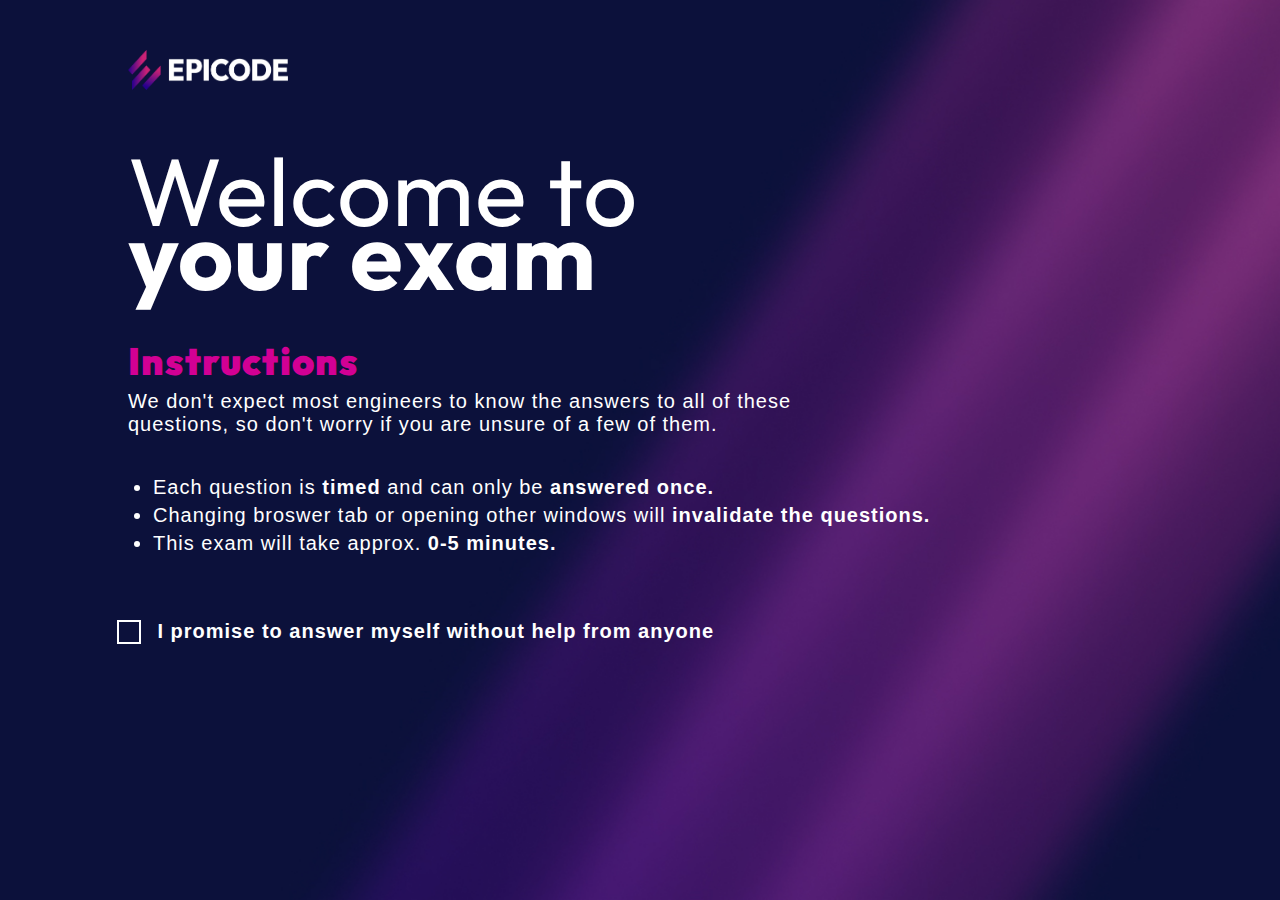
<file: html/page1.html>
<!DOCTYPE html>
<html lang="en">
  <head>
    <meta charset="UTF-8" />
    <meta http-equiv="X-UA-Compatible" content="IE=edge" />
    <meta name="viewport" content="width=device-width, initial-scale=1.0" />
    <link rel="stylesheet" href="/style/stylePage1.css" />
    <title>Build Project</title>
  </head>
  <body>
    <div id="container">
      <a href="#"
        ><img id="logo" src="/assets/epicode_logo.png" alt="epicode_logo"
      /></a>
      <!-- <div ><img src="epicode_logo.png" alt="logo-picture" /></div> -->
      <div id="title">
        <h1>Welcome to <span>your exam</span></h1>
        <!-- <div id="your_exam">your exam</div> -->
        <div id="mainSectionWelcome">
          <h2><strong>Instructions</strong></h2>
          <p>
            We don't expect most engineers to know the answers to all of these
            <br />questions, so don't worry if you are unsure of a few of them.
          </p>
          <ul id="unorderedList">
            <li class="list">
              Each question is <span class="text-bolder">timed</span> and can
              only be <span class="text-bolder">answered once.</span>
            </li>
            <li class="list">
              Changing broswer tab or opening other windows will
              <span class="text-bolder">invalidate the questions.</span>
            </li>
            <li class="list">
              This exam will take approx.<span class="text-bolder">
                0-5 minutes.</span
              >
            </li>
          </ul>
        </div>
      </div>
      <div id="agreeAndProceed">
        <div class="agreed">
          <input type="checkbox" id="terms" />
          <label for="terms"
            >I promise to answer myself without help from anyone</label
          >
        </div>
        <button id="proceed"><a href="/html/page2.html">PROCEED</a></button>
      </div>
    </div>

    <script src="/app/page1.js"></script>
  </body>
</html>
</file>
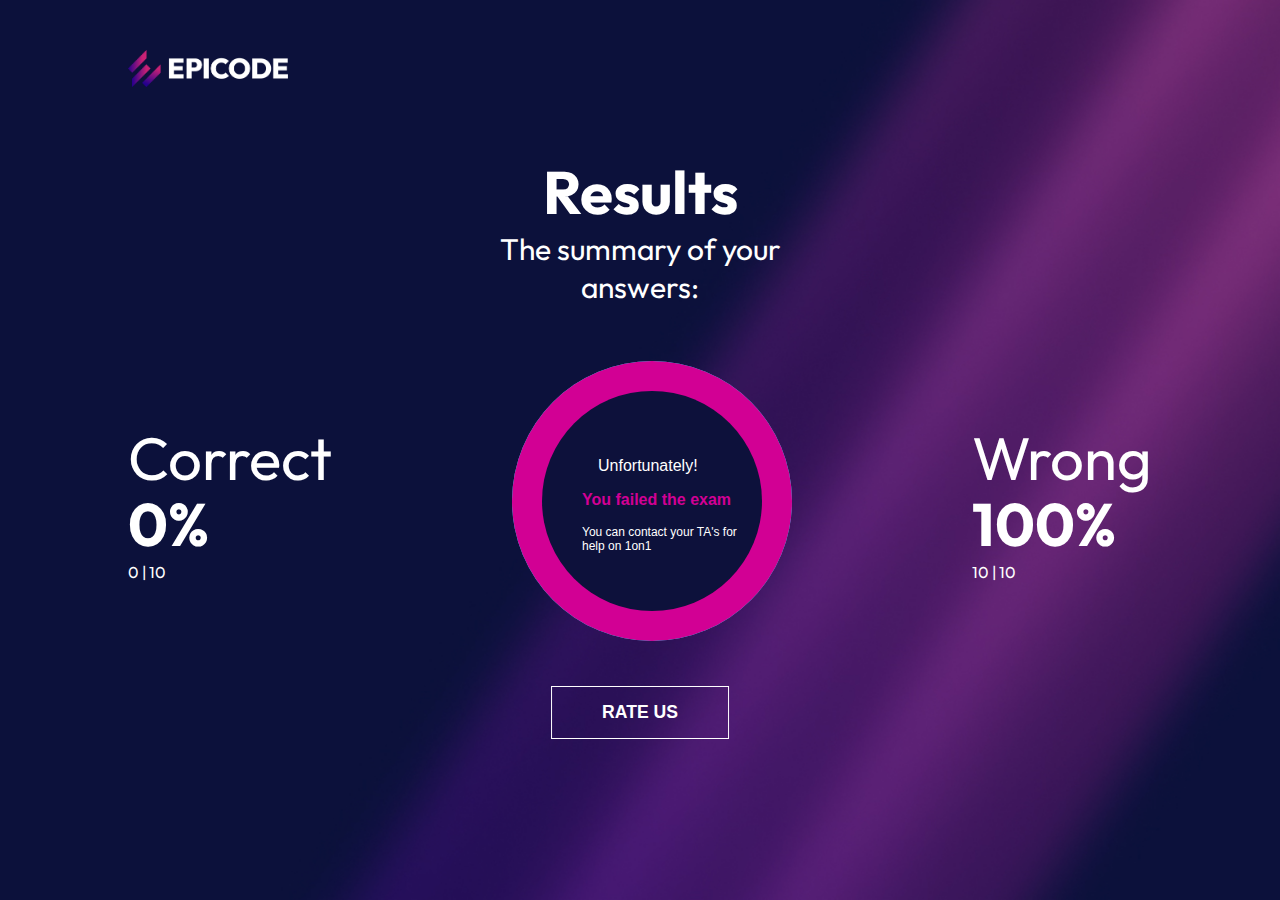
<file: html/page3.html>
<!DOCTYPE html>
<html lang="en">
  <head>
    <meta charset="UTF-8" />
    <meta http-equiv="X-UA-Compatible" content="IE=edge" />
    <meta name="viewport" content="width=device-width, initial-scale=1.0" />
    <link rel="stylesheet" href="/style/stylePage3.css" />
    <title>Results</title>
  </head>
  <body>
    <div id="container">
      <div id="logo">
      <a href="#"
        ><img src="/assets/epicode_logo.png" alt="epicode_logo"
      /></a></div>

      <div id="results">
        <div class="results">Results</div>
        <div id="summary">The summary of your answers:</div>
      </div>
      <div id="mainSection">
        <div id="percentage-pass-info">
          <div id="correct">Correct</div>
          <!-- <div class="percentage-passed"></div> -->
          <!-- <div id="number-of-qs-pass"></div> -->
        </div>
        <div id="over-view">
          <div id="third-layer"></div>
          <div id="second-layer"></div>
          <div id="inner-layer"></div>
          <div id="inner-layer2"></div>
          <div id="outer-layer">
            <div id="getCv">
              <p id="congrats">Congratulations!</p>
              <p id="exam">You passed the exam</p>
              <p id="email-cert">
                We'll send you the certificate in a few minutes. Check your
                email (including promotions/) Check your email (including
                promotions/ spam folder)
              </p>
            </div>
          </div>
        </div>
        <div id="percentage-fail-info">
          <div id="wrong">Wrong</div>
          <div class="percentage-fail"></div>
          <div id="number-of-qs-fail"></div>

        </div>

      </div>
      <button id="rate"><a href="/html/page4.html">RATE US</a></button>

    </div>

    <script src="/app/page3.js"></script>
  </body>
</html>
</file>
<file: style/stylePage1.css>
@import url("https://fonts.google.com/specimen/Inter?query=inter");
@import url("https://fonts.googleapis.com/css2?family=Outfit:wght@400;500;600&display=swap");
body {

  margin: 0;
  color: white;
  box-sizing: border-box;
  font-family: "Inter", sans-serif;
  font-size: 20px;
  letter-spacing: 1px;
}
h1 {
  font-family: "Outfit", sans-serif;
  font-size: 6rem;
  font-weight: 400;
  margin-bottom: 0;
  padding-bottom: 0;
  line-height: 4rem;
}
h1 > span {
  display: block;
  padding: 0;
}
#container {
  background-image: url("/assets/bg.jpg");
background-size: cover;
  object-fit: contain;
  width: 100%;
  min-height: 100vh;
  margin: auto;
}
#terms {
  border: 1px white;
  background-color: transparent;
  width: 15px;
  height: 15px;
  margin-right: 20px;
  margin-left: -5px;
}
#logo {
  width: 160px;
  height: 40px;
  margin-top: 50px;
  margin-left: 10%;
}
ul {
  margin-left: -15px;
  margin-top: 40px;
}
#title {
  margin-left: 10%;
}
#mainSection {
  margin-bottom: 80px;
}
#agreeAndProceed {
  margin-left: 10%;
  /* margin-bottom: 30px; */
  /* margin-top: 150px; */
}

input[type="checkbox"] {
  accent-color: rgb(41, 194, 214);
}
h2 {
  font-family: "Outfit", sans-serif;
  color: #d20094;
  font-weight: bold;
  letter-spacing: 1.2px;
  margin-top: 50px;
  margin-bottom: 5px;
  font-size: 38px;
}
p {
  margin-top: 0;
}
#proceed {
  margin-right: 10%;
  font-size: larger;
  font-weight: bolder;
  background-color: #00ffff;
  padding: 20px;
  border: none;
  /* border-color: #00ffff; */
  padding-left: 50px;
  padding-right: 50px;
  
  /* box-shadow: transparent; */
}

#proceed:hover {
box-shadow: 0px 0px 30px 1px #00ffff;
}

#agreeAndProceed {
  margin-top: 40px;
  display: flex;
  justify-content: space-between;
  margin-left: 12.3%;
}
.agreed {
  display: flex;
  justify-content: center;
  margin-top: 25px;
  /* align-items: ; */
}
#mainSection {
  margin-top: 0px;
  padding-top: 0;
}
label {
  font-weight: bold;
}
span {
  font-weight: bold;
}

#mainSection {
  display: flex;
  justify-content: space-between;
  align-items: center;
  height: 250px;
  margin-left: 80px;
  margin-right: 80px;
  margin-top: 70px;
  margin-bottom: 60px;
}


a {
  color: black;
  text-decoration: none;
  font-weight: bolder;

}

li {
  margin-top: 5px;
}
input[type="checkbox"] {
  display: none;
}

label {
  position:relative;
}

label::before {
content: "";
background-image: url(https://cdn.pixabay.com/photo/2013/07/13/10/48/check-157822_960_720.png);
background-position: center;
background-size: contain;
width: 25px;
height: 25px;
position: absolute;
left: -38px;
top: -2px;

transform: scale(0) rotateZ(180deg);
transition: all 0.4s cubic-beizer(0.54, 0.01, 0, 1.49);

}

input[type="checkbox"]:checked + label::before {
  transform: scale(1) rotateZ(0deg);
}



label::after {
  content: "";
  border: 2px solid white;
  width: 20px;
  height: 20px;
  position: absolute;
  left: -40px;
}
</file>
<file: style/stylePage3.css>
@import url("https://fonts.google.com/specimen/Inter?query=inter");
@import url("https://fonts.googleapis.com/css2?family=Outfit:wght@400;500;600&display=swap");

body {
  background-image: url(/assets/bg.jpg);
  background-size: cover;
  margin: 0;
  color: white;
  font-family: "Outfit", sans-serif;
}

#results {
  margin-top: 5%;
  margin-left: auto;
  margin-right: auto;
  width: 30%;
  text-align: center;
}

.results {
  margin-left: auto;
  margin-right: auto;
  font-size: 60px;
  font-weight: bold;
  margin-bottom: 0;
  text-align: center;
}
#mainSection {
  display: flex;
  justify-content: space-between;
  align-items: center;
  height: 250px;
 
  margin-top: 70px;
  margin-bottom: 60px;
}
#over-view {
  font-family: "inter", sans-serif;
  margin-left: auto;
  margin-right: auto;
  width: 280px;
  height: 280px;
  /* background-color: #00ffff; */
  /* background-color: white; */
  border-radius: 50%;
  background-color: #00ffff;

  position: relative;
  z-index: 5;
  background-color: transparent 0.02;
  overflow: hidden;
}
#over-view:hover #inner-layer {
  transform: rotate(180deg);
  transition: 1s linear;
}

#container {
  margin: 0;
  width: 100%;
}

#inner-layer2 {
  position: absolute;
  left: 0;
  right: 0;
  top: 0;
  bottom: 0;
  transform-origin: right center;
  width: 140px;
  height: 280px;
  background-color: #00ffff;
  display: none;
  /* transform: rotate(90deg); */
  z-index: 6;
}
#inner-layer {
  /* content: ""; */
  position: absolute;
  left: 0;
  right: 0;
  top: 0;
  bottom: 0;
  transform-origin: right center;
  width: 140px;
  height: 280px;
  /* background-color: #00ffff; */
  background-color: #d20094;

  /* border-radius: 50%; */
  /* z-index: 4; */
}
#second-layer {
  content: "";
  position: absolute;
  left: 0;
  right: 0;
  top: 0;
  bottom: 0;

  width: 140px;
  height: 280px;
  background-color: #00ffff;
  transform-origin: right center;

  /* border-radius: 50%; */
  z-index: 5;
  display: none;
  /* transform: rotate(-100deg); */
}
#third-layer {
  position: absolute;
  /* left: 0; */
  right: 0;
  top: 0;
  bottom: 0;
  transform-origin: right center;
  width: 140px;
  height: 280px;
  background-color: #d20094;
  z-index: 5;
}
#outer-layer {
  width: 220px;
  height: 220px;
  background-color: #0d113b;
  border-radius: 50%;
  position: absolute;
  left: 0;
  top: 0;
  margin: 30px;
  /* margin-left: 30px;
  margin-top: 30px;
  margin-: 30px; */
  z-index: 44;
  /* background-color: transparent 0.02; */
}

#rate {
  margin-left: 50%;
  transform: translateX(-50%);
  justify-content: center;
  align-items: center;
  padding: 15px 50px;
  font-weight: bold;
  background-color: transparent;
  border: 1px solid white;
  color: white;
  font-size: 1.1em;
}
#rate:hover {
  box-shadow: 0px 0px 10px 0.1px #00ffff;
}

.percentage-fail {
  margin-top: -10px;
  font-size: 60px;
  font-weight: bold;
}
.percentage-passed {
  margin-top: -10px;
  font-size: 60px;
  font-weight: bold;
}
#getCv {
  height: 140px;
  width: 160px;
  /* display: flex;
  text-align: center;
  justify-content: center; */
  position: absolute;
  left: 40px;
  top: 10px;
  padding-top: 30px;
}
#congrats {
  margin: 0;
}
#exam {
  font-size: 14px;
  font-weight: bold;
  color: #00ffff;
}
#email-cert {
  font-size: 12px;
}
.again {
  /* margin: 0; */
  margin-left: 16px;
}
.do_not_give_up {
  font-size: 16px;
  font-weight: bold;
  color: #d20094;
}
.come_back {
  font-size: 12px;
}
#logo {
  width: 160px;
  height: 40px;
  margin-top: 50px;

  margin-left: 10%;
}

img {
  width: 100%;
}


#rate a {
  text-decoration: none;
  color: white;
}

.results {
  font-size: 60px;
}

#correct {
  font-size: 60px;
}

#wrong {
  margin-right: 10%;
  font-size: 60px;
}

#percentage-pass-info {
margin-left: 10%;
}

#percentage-fail-info {
  margin-right: 10%;

}

#summary {
  font-size: 30px;
}

.resultAssesment {
  margin-top: 10px !important;
  margin-bottom: 10px;
  position: absolute;
  top: 0px;
  left: 0px;

}
</file>
